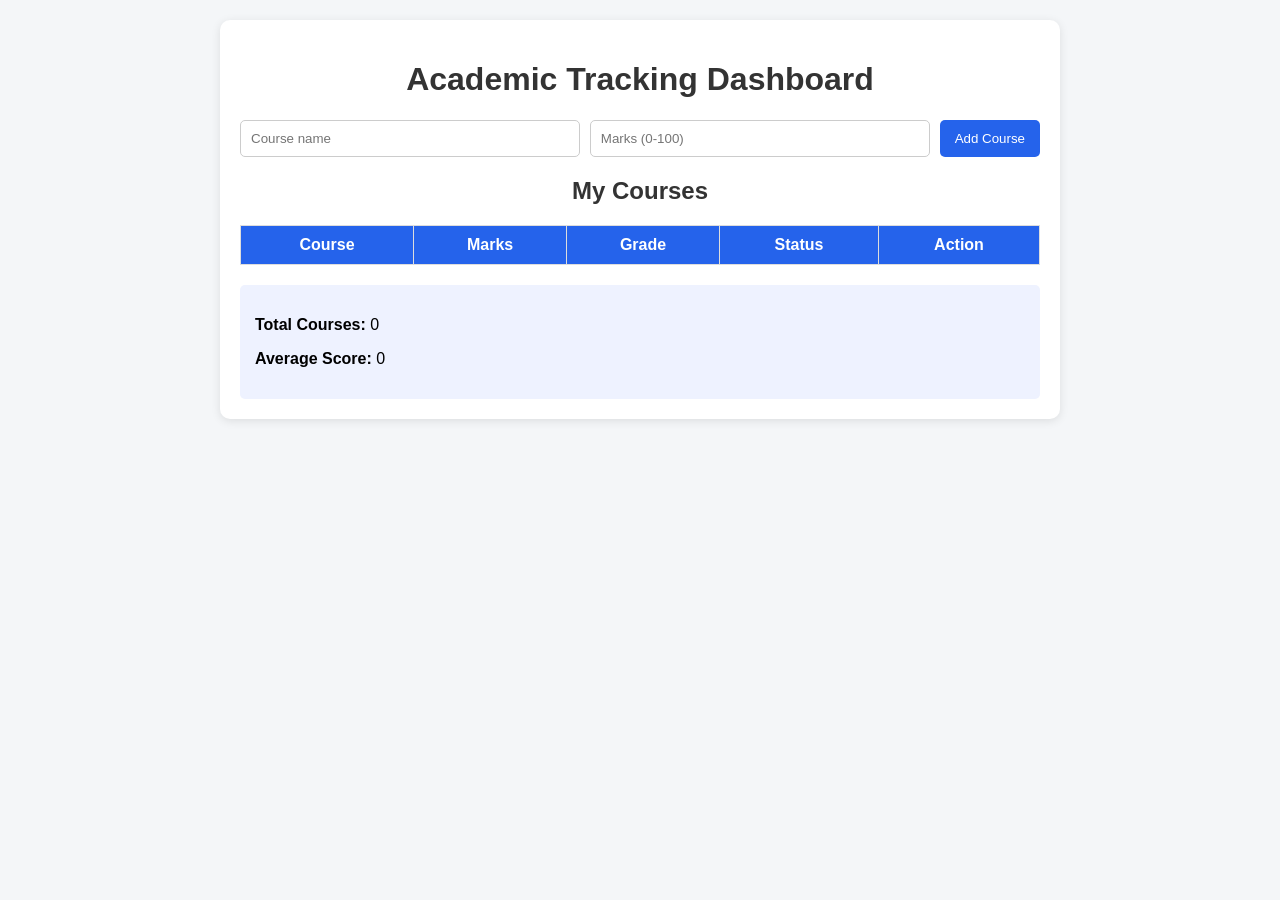
<file: index.html>
<!DOCTYPE html>
<html lang="en">
<head>
    <meta charset="UTF-8">
    <meta name="viewport" content="width=device-width, initial-scale=1.0">
    <title>Academic Dashboard</title>
    <link rel="stylesheet" href="style.css">
</head>
<body>

    <div class="container">
        <h1>Academic Tracking Dashboard</h1>

        <div class="form-box">
            <input type="text" id="course" placeholder="Course name">
            <input type="number" id="marks" placeholder="Marks (0-100)" min="0" max="100">
            <button id="addBtn">Add Course</button>
        </div>

        <h2>My Courses</h2>

        <table>
            <thead>
                <tr>
                    <th>Course</th>
                    <th>Marks</th>
                    <th>Grade</th>
                    <th>Status</th>
                    <th>Action</th>
                </tr>
            </thead>
            <tbody id="courseTable"></tbody>
        </table>

        <div class="summary">
            <p><strong>Total Courses:</strong> <span id="totalCourses">0</span></p>
            <p><strong>Average Score:</strong> <span id="averageScore">0</span></p>
        </div>
    </div>

    <script src="app.js"></script>
</body>
</html>
</file>
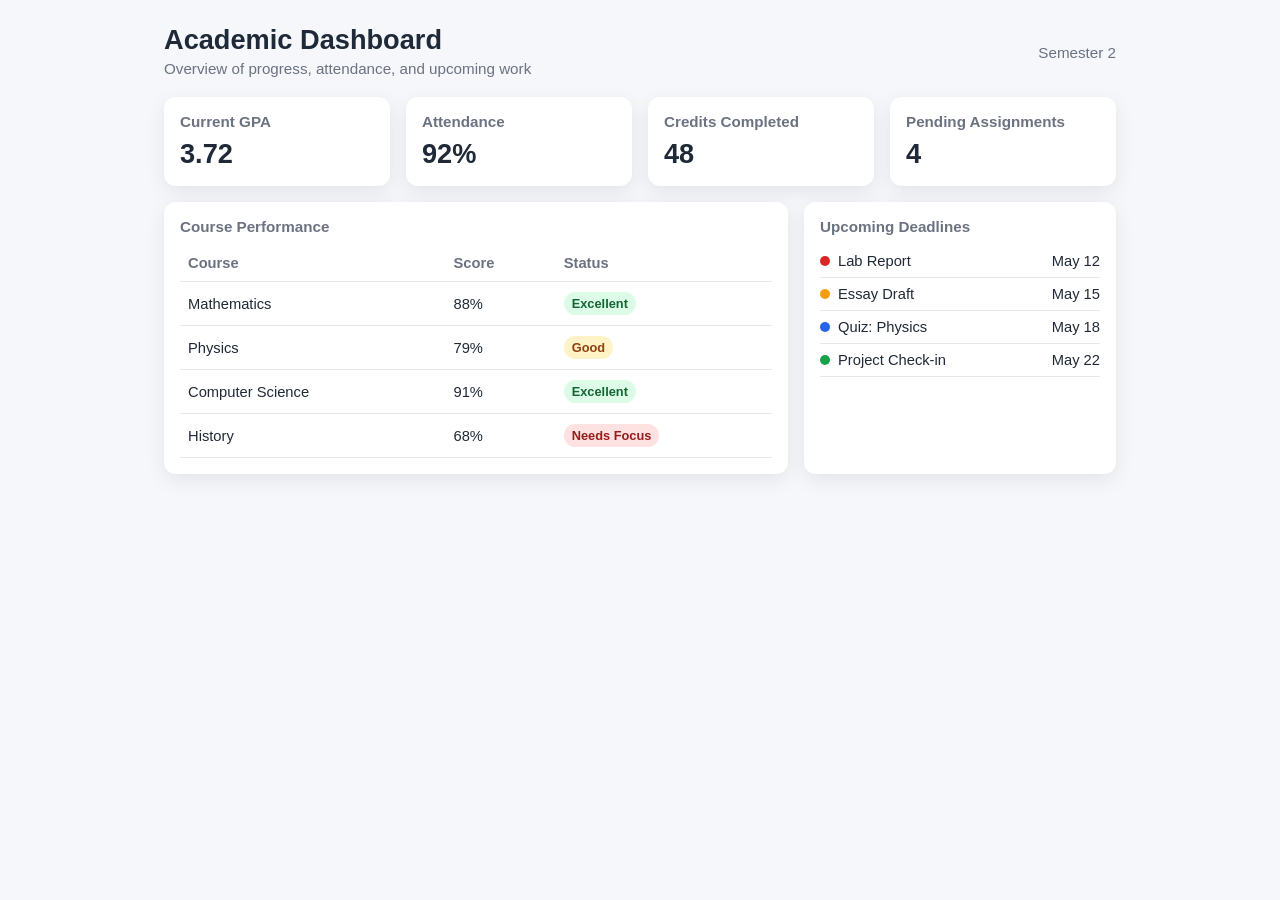
<file: trial.html>
<!DOCTYPE html>
<html lang="en">
<head>
	<meta charset="UTF-8" />
	<meta name="viewport" content="width=device-width, initial-scale=1.0" />
	<title>Academic Dashboard</title>
	<style>
		:root {
			--bg: #f5f7fb;
			--card: #ffffff;
			--text: #1f2937;
			--muted: #6b7280;
			--primary: #2563eb;
			--success: #16a34a;
			--warning: #f59e0b;
			--danger: #dc2626;
			--radius: 12px;
			--shadow: 0 6px 20px rgba(0, 0, 0, 0.08);
		}

		* { box-sizing: border-box; }

		body {
			margin: 0;
			font-family: Arial, Helvetica, sans-serif;
			background: var(--bg);
			color: var(--text);
		}

		.container {
			max-width: 1000px;
			margin: 0 auto;
			padding: 24px;
		}

		header {
			display: flex;
			justify-content: space-between;
			align-items: center;
			margin-bottom: 20px;
		}

		h1 {
			margin: 0;
			font-size: 1.7rem;
		}

		.subtitle {
			color: var(--muted);
			margin-top: 4px;
			font-size: 0.95rem;
		}

		.grid {
			display: grid;
			gap: 16px;
		}

		.stats {
			grid-template-columns: repeat(auto-fit, minmax(180px, 1fr));
			margin-bottom: 16px;
		}

		.card {
			background: var(--card);
			border-radius: var(--radius);
			box-shadow: var(--shadow);
			padding: 16px;
		}

		.card h3 {
			margin: 0;
			font-size: 0.95rem;
			color: var(--muted);
			font-weight: 600;
		}

		.value {
			margin-top: 8px;
			font-size: 1.7rem;
			font-weight: 700;
		}

		.layout {
			grid-template-columns: 2fr 1fr;
		}

		table {
			width: 100%;
			border-collapse: collapse;
			margin-top: 10px;
		}

		th, td {
			text-align: left;
			padding: 10px 8px;
			border-bottom: 1px solid #e5e7eb;
			font-size: 0.92rem;
		}

		th { color: var(--muted); }

		.tag {
			font-size: 0.8rem;
			padding: 4px 8px;
			border-radius: 999px;
			font-weight: 600;
			display: inline-block;
		}

		.good { background: #dcfce7; color: #166534; }
		.mid { background: #fef3c7; color: #92400e; }
		.bad { background: #fee2e2; color: #991b1b; }

		.list {
			list-style: none;
			padding: 0;
			margin: 10px 0 0;
		}

		.list li {
			display: flex;
			justify-content: space-between;
			padding: 8px 0;
			border-bottom: 1px solid #e5e7eb;
			font-size: 0.92rem;
		}

		.dot {
			width: 10px;
			height: 10px;
			border-radius: 50%;
			display: inline-block;
			margin-right: 8px;
		}

		@media (max-width: 800px) {
			.layout { grid-template-columns: 1fr; }
		}
	</style>
</head>
<body>
	<div class="container">
		<header>
			<div>
				<h1>Academic Dashboard</h1>
				<div class="subtitle">Overview of progress, attendance, and upcoming work</div>
			</div>
			<div class="subtitle">Semester 2</div>
		</header>

		<section class="grid stats">
			<div class="card">
				<h3>Current GPA</h3>
				<div class="value">3.72</div>
			</div>
			<div class="card">
				<h3>Attendance</h3>
				<div class="value">92%</div>
			</div>
			<div class="card">
				<h3>Credits Completed</h3>
				<div class="value">48</div>
			</div>
			<div class="card">
				<h3>Pending Assignments</h3>
				<div class="value">4</div>
			</div>
		</section>

		<section class="grid layout">
			<div class="card">
				<h3>Course Performance</h3>
				<table>
					<thead>
						<tr>
							<th>Course</th>
							<th>Score</th>
							<th>Status</th>
						</tr>
					</thead>
					<tbody>
						<tr>
							<td>Mathematics</td>
							<td>88%</td>
							<td><span class="tag good">Excellent</span></td>
						</tr>
						<tr>
							<td>Physics</td>
							<td>79%</td>
							<td><span class="tag mid">Good</span></td>
						</tr>
						<tr>
							<td>Computer Science</td>
							<td>91%</td>
							<td><span class="tag good">Excellent</span></td>
						</tr>
						<tr>
							<td>History</td>
							<td>68%</td>
							<td><span class="tag bad">Needs Focus</span></td>
						</tr>
					</tbody>
				</table>
			</div>

			<div class="card">
				<h3>Upcoming Deadlines</h3>
				<ul class="list">
					<li><span><span class="dot" style="background: var(--danger)"></span>Lab Report</span><span>May 12</span></li>
					<li><span><span class="dot" style="background: var(--warning)"></span>Essay Draft</span><span>May 15</span></li>
					<li><span><span class="dot" style="background: var(--primary)"></span>Quiz: Physics</span><span>May 18</span></li>
					<li><span><span class="dot" style="background: var(--success)"></span>Project Check-in</span><span>May 22</span></li>
				</ul>
			</div>
		</section>
	</div>
</body>
</html>
</file>
<file: style.css>
body {
    font-family: Arial, sans-serif;
    background-color: #f4f6f8;
    margin: 0;
    padding: 20px;
}

.container {
    max-width: 800px;
    margin: auto;
    background: white;
    padding: 20px;
    border-radius: 10px;
    box-shadow: 0 2px 10px rgba(0, 0, 0, 0.1);
}

h1, h2 {
    text-align: center;
    color: #333;
}

.form-box {
    display: flex;
    gap: 10px;
    margin-bottom: 20px;
    flex-wrap: wrap;
}

input {
    flex: 1;
    padding: 10px;
    border: 1px solid #ccc;
    border-radius: 5px;
}

button {
    padding: 10px 15px;
    background-color: #2563eb;
    color: white;
    border: none;
    border-radius: 5px;
    cursor: pointer;
}

button:hover {
    background-color: #1d4ed8;
}

table {
    width: 100%;
    border-collapse: collapse;
    margin-top: 10px;
}

th, td {
    border: 1px solid #ddd;
    padding: 10px;
    text-align: center;
}

th {
    background-color: #2563eb;
    color: white;
}

.pass {
    color: green;
    font-weight: bold;
}

.fail {
    color: red;
    font-weight: bold;
}

.delete-btn {
    background-color: #dc2626;
}

.delete-btn:hover {
    background-color: #b91c1c;
}

.summary {
    margin-top: 20px;
    padding: 15px;
    background: #eef2ff;
    border-radius: 5px;
}
</file>
